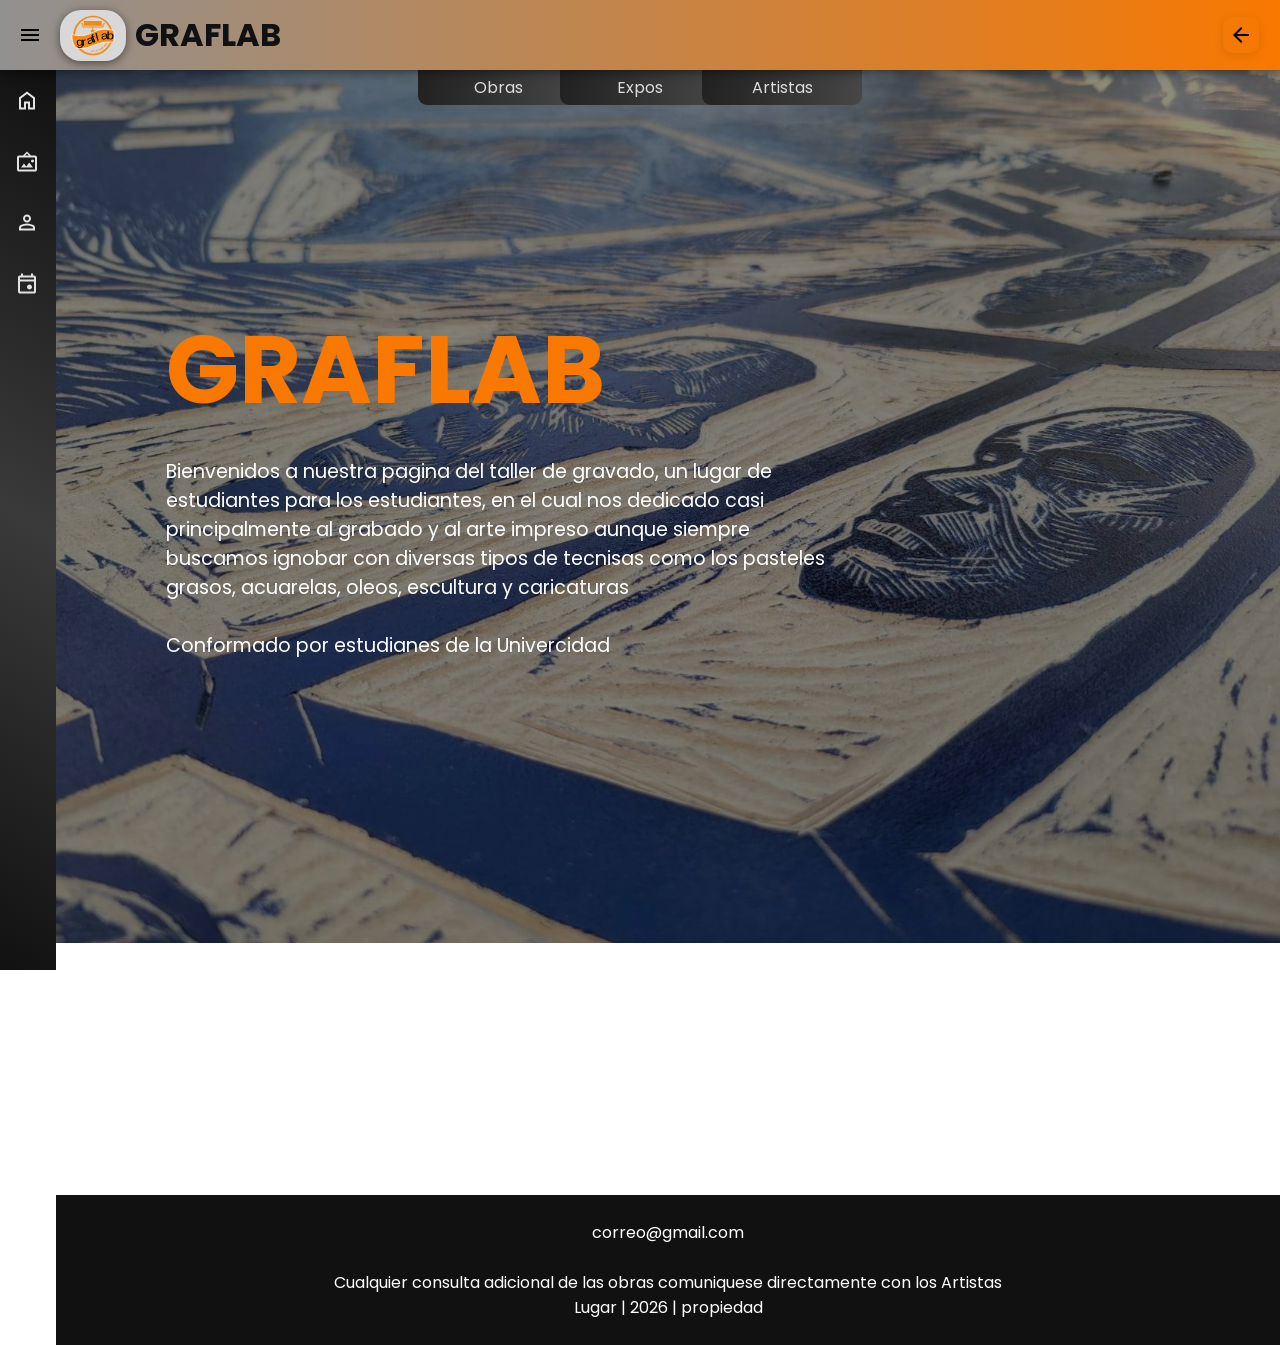
<file: index.html>
<!DOCTYPE html>
<html lang="es">
    <head>
        <meta charset="UTF-8">
        <meta name="viewport" content="width=device-width, initial-scale=1.0">

        <title>GRAFLAB</title>

        <link rel="stylesheet" href="css/estilos.css">
        <link href="https://fonts.googleapis.com/css2?family=Poppins:wght@300;400;500;600;700&display=swap" rel="stylesheet">

    </head>
    <body>
        
        <!-- HEADER -->
        <div id="header-container"></div>
        <!-- Sidebar cargado dinámicamente -->
        <div id="sidebar-container"></div>

        <!-- CONTENIDO -->
        <main>
            <!-- BANNER -->
            <section class="banner">
                <img src="img/fondos/bienvenida.jpg" alt="Bienvenida">
                <div class="banner-overlay">
                    <h1>GRAFLAB</h1>
                    <p>
                        Bienvenidos a nuestra pagina del taller de gravado, un 
                        lugar de estudiantes para los estudiantes,
                        en el cual nos dedicado casi principalmente al grabado
                        y al arte impreso aunque siempre buscamos ignobar con 
                        diversas tipos de tecnisas como los pasteles grasos, 
                        acuarelas, oleos, escultura y caricaturas
                        <br><br>
                        Conformado por estudianes de la Univercidad
                        <br><br>
                    </p>
                </div>
            </section>

            <!-- BOTONES REVELADOS -->
            <section class="acciones reveal">
                <a href="obras.html" class="btn">
                    Ver Obras
                </a>
                <a href="artistas.html" class="btn">
                    Ver Artistas
                </a>
                <a href="expociciones.html" class="btn">
                    Ver Expociciones
                </a>
            </section>
        </main>
        <div id="footer-container"></div>

        <script src="js/main.js"></script>
        <script src="js/sidebar.js"></script>
        <script src="js/header.js"></script>
        <script src="js/footer.js"></script>
            
    </body>
        
</html>
</file>
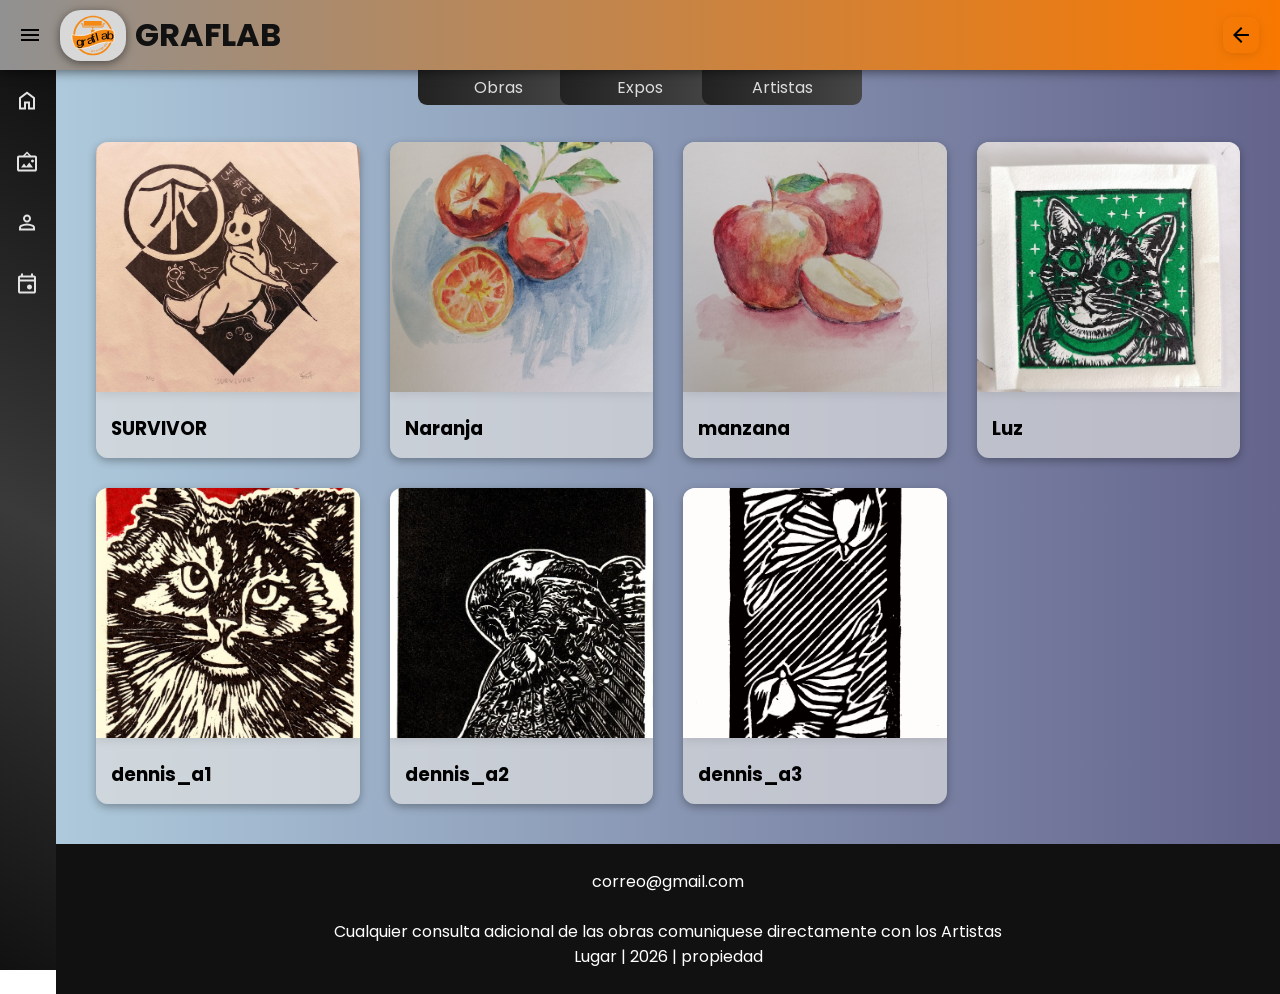
<file: obras.html>
<!DOCTYPE html>
<meta name="viewport" content="width=device-width, initial-scale=1.0">
<html lang="es">

    <head>
        <meta charset="UTF-8">
        <title>Obras</title>
        <link rel="stylesheet" href="css/estilos.css">
        <link href="https://fonts.googleapis.com/css2?family=Poppins:wght@300;400;500;600;700&display=swap" rel="stylesheet">
        
    </head>
    <body>
        
        <div id="header-container"></div>
        <div id="sidebar-container"></div>

        <main>

            <section id="contenedor-obras" class="grid detalles-contenedor-obra"></section>

        </main>

        <div id="footer-container"></div>

        <script src="js/sidebar.js"></script>
        <script src="js/header.js"></script>
        <script src="js/obras.js"></script>
        <script src="js/footer.js"></script>
    </body>
</html>
</file>
<file: css/estilos.css>
:root{
    --color_sidebar: #111;
    --color_sidebar_gradient: #3a3a3a;
    
    --color_sidebar_elements: #ffffff;
    --color_sidebar_hover:#333;
    --color_text_sidebar: #ffffff;

    --color_butons: #f87800;
    
    --color_header: #f87800;
    --color_btn_header: #ddd;
    --color_text_header: #111;

    --color_text_subHeader: #ddd;

    --color_body: #b1cedf;

    --color_card: #dfdfdfb0;
    
    --color_detalle: #1c80a8;
    --color_contenedor_detalle: #f1f1f1dd;

    --color_footer: #111;
    --color_text_title_banner: #f87800;
    --color_text_p_banner: #ffffff;

    --header_hight: 70px;
    --footer_hight: 132px;

    --url_img_obras: url("../img/fondos/bienvenida.jpg");
    --url_img_artistas: url("../img/fondos/bienvenida.jpg");
    --url_img_expociciones: url("../img/fondos/bienvenida.jpg");

    --sidebar_width_close: 3.5rem;
    --sidebar_width_open: 18.75rem;

    --distance_sub_header: 27px;
}

*{
    margin:0;
    padding:0;
    box-sizing:border-box;
}

body{
    font-family:'Poppins',sans-serif;
    background: linear-gradient(to right,var(--color_body),#64648c);
    background-attachment:fixed;

    min-height: 100vh;
    display: grid;
    grid-template-rows: auto auto 1fr auto;
}
html{
    background: linear-gradient(to right,var(--color_body),#64648c);
    background-attachment:fixed;
}



/* SIDEBAR */
.sidebar{
    position:fixed;
    
    left:0;
    width: var(--sidebar_width_close); /*240*/
    height:100vh;

    background: linear-gradient(30deg,var(--color_sidebar),var(--color_sidebar_gradient),var(--color_sidebar));

    transition:.3s;

    display:flex;   
    flex:1;     
    flex-direction:column;
    overflow-y: auto;

    top: var(--header_hight);

    z-index:100;
}

.sidebar.menu-toggle{
    width:var(--sidebar_width_open);
    transition:.3s;
}
.sidebar-open main{
    margin-left:var(--sidebar_width_open);
    transition:.3s;
}
.sidebar-open footer{
    margin-left:var(--sidebar_width_open);
    transition:.3s;
}



.sidebar nav{
    display:flex;
    flex-direction:column;
}

.sidebar nav a{
    color:white;
    display:flex;
    text-decoration:none;

    overflow: hidden;

    padding:18px 15px;
    transition:.3s;
    gap: 1.3rem;
}
.sidebar img{
    width: 1.6rem;
}

.sidebar nav a:hover,
.sidebar nav a.active{
    background:var(--color_sidebar_hover);
}

/*MENU*/
.menu{
    padding: 6px;
    margin: 3px;
    border-radius: 9px;
   
    cursor: pointer; 
    position: relative;
    display: flex;

    transition: background-color 0.5s ease;
    z-index: 0;
}
.menu:hover{
    background-color: var(--color_btn_header);
}
.menu img{
    filter:brightness(0);
}




/*BACK*/
.back{
    margin-left:auto;
    display: flex;

    padding:6px;
    margin-right:12px;
    box-shadow:0 2px 10px rgba(0,0,0,.1);

    align-items: center;
    justify-content: center;

    border:none;
    border-radius:9px;

    background:transparent;

    cursor:pointer;


    transition:.3s;
}
.back:hover{
    background-color: var(--color_btn_header);
}
.back img{
    filter:brightness(0);
}




/* HEADER */
#header-container{
    margin:0;
    padding:0;
}
.header{
    position:fixed;
    /*left:240px;*/
    top:0;
    left: 0;
    width:100%; /*- 240px*/
    height:var(--header_hight);

    background: linear-gradient(to right,#919191,var(--color_header));

    display:flex;
    align-items:center;
    

    padding-left:9px;
    padding-right: 9px;

    box-shadow:0 2px 10px rgba(0,0,0,.5);

    z-index:1000;
}
.header a{
    text-decoration: none;
    color: var(--color_text_header);
}
.header h1{
    overflow: hidden;
    font-size: clamp(1.6rem,9vw, 2rem);
}

/*HEADER LOGOTIPO*/
.logotipo a{
    margin: 9px;
   
    position: relative;
    display: flex;
}
.logotipo img{
    filter:brightness(1);
    height: auto;
    width: 66px;

    border-radius: 21px;
    background: #d8d8d8;
    box-shadow:0 2px 10px rgba(0,0,0,.5);
}


/*SUBHEADER*/
.sub-header{
    position: fixed;
    
    justify-content: center;
    align-items: center;

    position: relative;
}
.sub-header ul{
    display: flex;

    justify-content: center;
    align-items: center;

    position: fixed;
    text-align: center;
    
    width: 100%;
    top: calc(var(--header_hight) - 20px);

    list-style: none;

    transition:
    transform .25s,
    box-shadow .25s;

    z-index: 100;
}
body.sidebar-open .sub-header ul{
    transform: translateY(-100px);
}
.sub-header ul li{
    position: relative;
    
    background: linear-gradient(to right, #222222,#333,#474747);
    border-radius: 0 0 9px 9px;
    padding: 0 6px 0 6px;


    margin-left: -18px;
    padding-top: 25px;
    padding-bottom: 5px;
    
    flex:auto;
    max-width: 10rem;

    transition: 0.2s;
}
.sub-header ul li:nth-child(1) {
    z-index: 101;
    margin-left: 0;
}
.sub-header ul li:nth-child(2) {
    z-index: 102;
}
.sub-header ul li:nth-child(3) {
    z-index: 103;
}

.sub-header ul li:hover{
    background: #8080a8;
    transform: translateY(10px);
}
.sub-header ul li a{
    color: var(--color_text_subHeader);
    text-decoration: none;
}


/* MAIN */
main{
    /*display:block;*/
    /*flex-direction: column;*/
    margin-left: var(--sidebar_width_close);
    /*margin-left:240px;*/
    margin-top:70px;

    /*padding-top: var(--distance_sub_header);*/
    
    transition:.25s;
    /*height: calc(100vh - var(--header_hight) - var(--footer_hight));*/
}



/* BANNER */
.banner{
    margin-top: calc(-1* var(--distance_sub_header));

    position:relative;
    height:100vh;
    overflow:hidden;
}
.banner img{
    width:100%;
    height:100%;
    object-fit:cover;
}
.banner-overlay{
    position:absolute;
    inset:0;

    background:rgba(0,0,0,.45);

    display:flex;
    flex-direction:column;
    justify-content:center;
    align-items:flex-start; /*center*/

    text-align:left;
}
.banner-overlay h1{
    font-size: clamp(1.6rem,10vw, 6rem);
    margin-left: 9%;
    color:var(--color_text_title_banner);
}
.banner-overlay p{
    padding-right: 33px;
    margin-top:15px;
    max-width:700px;
    font-size:1.2rem;
    margin-left: 9%;
    color:var(--color_text_p_banner);
}




/* BOTONES */
.acciones{
    padding:50px 50px;
    /*display:flex;*/
    display:grid;
    grid-template-columns: 1fr 1fr ;

    justify-content:center;
    gap:30px;
}


.btn{
    padding:18px 40px;
    text-decoration:none;
    align-items: center;
    text-align: center;

    background:var(--color_butons);
    color:white;
    box-shadow:0 3px 9px rgba(0,0,0,.3);
    
    border-radius:8px;
    transition:.3s;
}
.btn:hover{
    background:#444;
}



/*FOOTER*/
#footer-container{
    position: relative;

    width: auto;
    height: auto;
    z-index: 1;
}
footer{
    color: white;
    width: auto;
    background-color: #111;
    padding: 0 15px 0 15px;
    margin-left:3.5rem;
}

footer p{
    text-align: center;
}







/* CODIGO QR */
#qrcode{
    margin: 9px;
}

.btn-qr{
    padding:18px 40px;
    text-decoration:none;
    align-items: center;
    justify-content:center;
    cursor: pointer;

    background:#111;
    color:white;
    
    border-radius:8px;
    transition:.3s;
}
.btn-qr:hover{
    background:#444;
}

/* REVELAR */
.reveal{
    opacity:0;
    transform:translateY(60px);
    transition:1s;
}
.reveal.active{
    opacity:1;
    transform:translateY(0);
}
.grid{
    display:grid;
    grid-template-columns: repeat(auto-fill,minmax(250px,1fr));
    gap:30px;
    padding:40px;
    /*margin-left:240px;*/
}
.card{
    background:var(--color_card);

    border-radius:12px;

    overflow:hidden;
    
    text-decoration:none;
    color:black;
    box-shadow:0 3px 9px rgba(0,0,0,.3);
    transition:.3s;
}
.card:hover{
    transform:translateY(-6px);
}
.card img{
    width:100%;
    height:250px;
    max-height: 250px;
    object-fit:cover;
    box-shadow:0 2px 10px rgba(0,0,0,.1);
}
.card h3{
    padding:15px;
}

#detalles{
    align-items: flex-start;
    background: var(--color_detalle);

    
}

#detalles-texto{
    background:#8080a8;
}
#detalles-imagen{
    background:#64648c;
}
.detalles-img{
    width:500px;
    max-width:100%;
    border-radius:12px;
}
.detalle-contenedor{
    display:grid;
    grid-template-columns:1fr max-content;
    grid-template-columns: repeat(auto-fill,minmax(40%,1fr));
    width: 100%;

    padding-top: var(--distance_sub_header);

    gap:20px;
}
.detalle-texto{
    padding:30px;

    /*border:1px solid #ccc;*/
    background: var(--color_contenedor_detalle);
    border:none;
    border-radius:8px;
}

.detalle-lateral{
    display:flex;
    flex-direction:column;
    align-items:center;
    justify-content:space-between;

    /*border:1px solid #ccc;*/
    background: var(--color_contenedor_detalle);
    border:none;
    border-radius:8px;
}
.detalle-lateral img{
    width:100%;
    height:100%;
    padding:18px;
    object-fit:cover;
}

.detalle-imagen{
    width:100%;
    height: auto;
    object-fit:fill;
}

.detalle-grid{
    padding:30px;
}

.btn-detalles{
    padding:18px 40px;
    margin: 18px;

    display: flex;
    justify-content: center;

    background:#111;
    color:white;

    border:none;
    border-radius:8px;

    cursor:pointer;

    transition:.3s;
}
.btn-detalles:hover{
    background:#444;
}
.qr-contenedor{
    margin-top:20px;
    display:flex;
    justify-content:center;
}


/*DESPLAZARSE ENTRE PAGINAS*/
.btns-move{
    display:grid;

    grid-template-columns:60px 2fr 60px;
    justify-content: center;
    align-items: center;

    margin-top: 18px;
    width:100%;
    
    gap:12px;

}
.btn-move{
    display: flex;
    justify-content: center;
    align-items: center;

    background: var(--color_contenedor_detalle);
    
    height:52px;

    border:none;
    border-radius:8px;

    cursor:pointer;

    transition:.3s;
    text-decoration:none;
}
.btn-move.hidden{
    background:none
}
.btn-move.hidden:hover{
    background:none
}

.btn-move:hover{
    background:#444;
}
.btn-prev,
.btn-next{
    font-size:1.6rem;
    font-weight:bold;

    flex-shrink:0;
}
.btn-home{
    flex:1;

    font-size:1rem;
    font-weight:500;
}

.btns-move a{
    text-decoration: none;
    color: #111;
}

/*CONTENEDOES*/
#detalles.detalles-contenedor-artista{
    background-image: var(--url_img_artistas);
    background-repeat: no-repeat;
    background-position: center;
    background-size: cover;
}
#detalles.detalles-contenedor-obra{
    background-image: var(--url_img_obras);
    background-repeat: no-repeat;
    background-position: center;
    background-size: cover;
}
#detalles.detalles-contenedor-expocicion{
    background-image: var(--url_img_expociciones);
    background-repeat: no-repeat;
    background-position: center;
    background-size: cover;
}

#contenedor-artistas, #contenedor-obras, #contenedor-expociciones{
    padding-top: 72px;
}



/*adptar al celular*/
@media (max-width:568px){

    main{
        height: 100%;
        width: 100%;
        margin-left:0;
        margin-top:70px;
    }

    #sidebar-container{
        position: fixed;
        height: 0;
        z-index: 100;
    }

    .header{
        position: fixed;
        width: 100%;
    }
    .sub-header ul{
        left: 0;
    }

    .sidebar{   
        position:fixed;

        width:100%;
        height: 100%;

        transform:translateX(-100%);
        transition:.3s;
    }
    .sidebar.menu-toggle{
        top: 70px;
        position: fixed;
        overflow: hidden;
        transform:translateX(0);
        width:100%;
        height: 100%;
        
    }
    body.sidebar-open{
        position:fixed;
        width: 100%;
        overflow: hidden;
        top: 0;
    }
    body.sidebar-open main{
        margin-left: 0;
    }

    /*areglar texto de la bentan aprincipal*/
    .banner-overlay h1{
        font-size: clamp(3rem,9vw, 6rem);
    }
    .banner-overlay p{
        font-size:1rem;
    }
    
    .acciones{
        grid-template-columns: 1fr;
    }

    /*cambiar diseño del contenedor*/
    .detalle-contenedor{
        grid-template-columns: 1fr;
        gap: 0;
    }
    .detalle-lateral{
        border-radius: 9px 9px 0px 0px ;
    }
    .detalle-texto{
        margin-top: 0;
        padding-top: 0;
        border-radius: 0px 0px 9px 9px;
    }
    .detalle-texto h1,h3{
        text-align: center;
    }

    footer{
        margin:0;
    }

}


/*Ventana modal*/
.modal-overlay{
    position:fixed;
    inset:0;

    background:rgba(0,0,0,.45);

    backdrop-filter:blur(4px);

    z-index:200;
    padding-top: 60px;

    display:none;

    align-items:center;
    justify-content:center;
}
.modal-overlay.open{
    display:flex;
    overflow:hidden;
    touch-action:none;
}
.modal{
    background:white;

    border-radius:12px;

    width:100%;
    max-width:510px;

    max-height:90vh;

    overflow-y:auto;

    padding:30px;

    box-shadow:
        0 2px 10px rgba(0,0,0,.15);

    animation:fadeUp .3s ease;
}

@keyframes fadeUp{
    from{opacity:0;
        transform:translateY(16px)}to{opacity:1;
            transform:translateY(0)
        }
    }
.modal-header{
    display:flex;
    justify-content:space-between;
    align-items:center;
    margin-bottom:20px;
    padding-bottom:15px;
    border-bottom:1px solid #ddd;
}
.modal-body{

    display:flex;
    flex-direction:column;
    align-items:center;
    gap:20px;
}
.modal-body p{
    display:flex;
    text-align: center;
}
.modal-title{

    font-size:1.5rem;
    font-weight:600;
    color:#111;
}
.btn-close{
    width:40px;
    height:40px;

    border:none;
    border-radius:8px;
    text-align: center;

    background:#111;
    color:white;
    cursor:pointer;

    transition:.3s;
}
.btn-close:hover{
    background:#444;
}


/*IMAGEVIEWER*/

.viewer{
    position:fixed;
    inset:0;
    background:rgba(0,0,0,.92);

    display:none;

    justify-content:center;
    align-items:center;
    overflow:hidden;

    touch-action:none;

    z-index:500;
}
.viewer.open{
    display:flex;
}
.viewer-content{
    width:100%;
    height:100%;

    display:flex;

    justify-content:center;
    align-items:center;

    overflow:hidden;
    cursor:grab;
}
.viewer-content:active{
    cursor:grabbing;
}
#viewer-image{
    max-width:none;
    max-height:none;

    user-select:none;
    transform-origin:center center;
    transition:none;

    user-select:none;
    -webkit-user-drag:none;
    pointer-events:auto;
}
.viewer-close{
    position:absolute;

    top:20px;
    right:20px;

    width:45px;
    height:45px;

    border:none;
    border-radius:50%;

    background:#111;
    color:white;

    font-size:24px;
    cursor:pointer;
    z-index:501;
}
.viewer-close:hover{
    background:#444;
}
</file>
